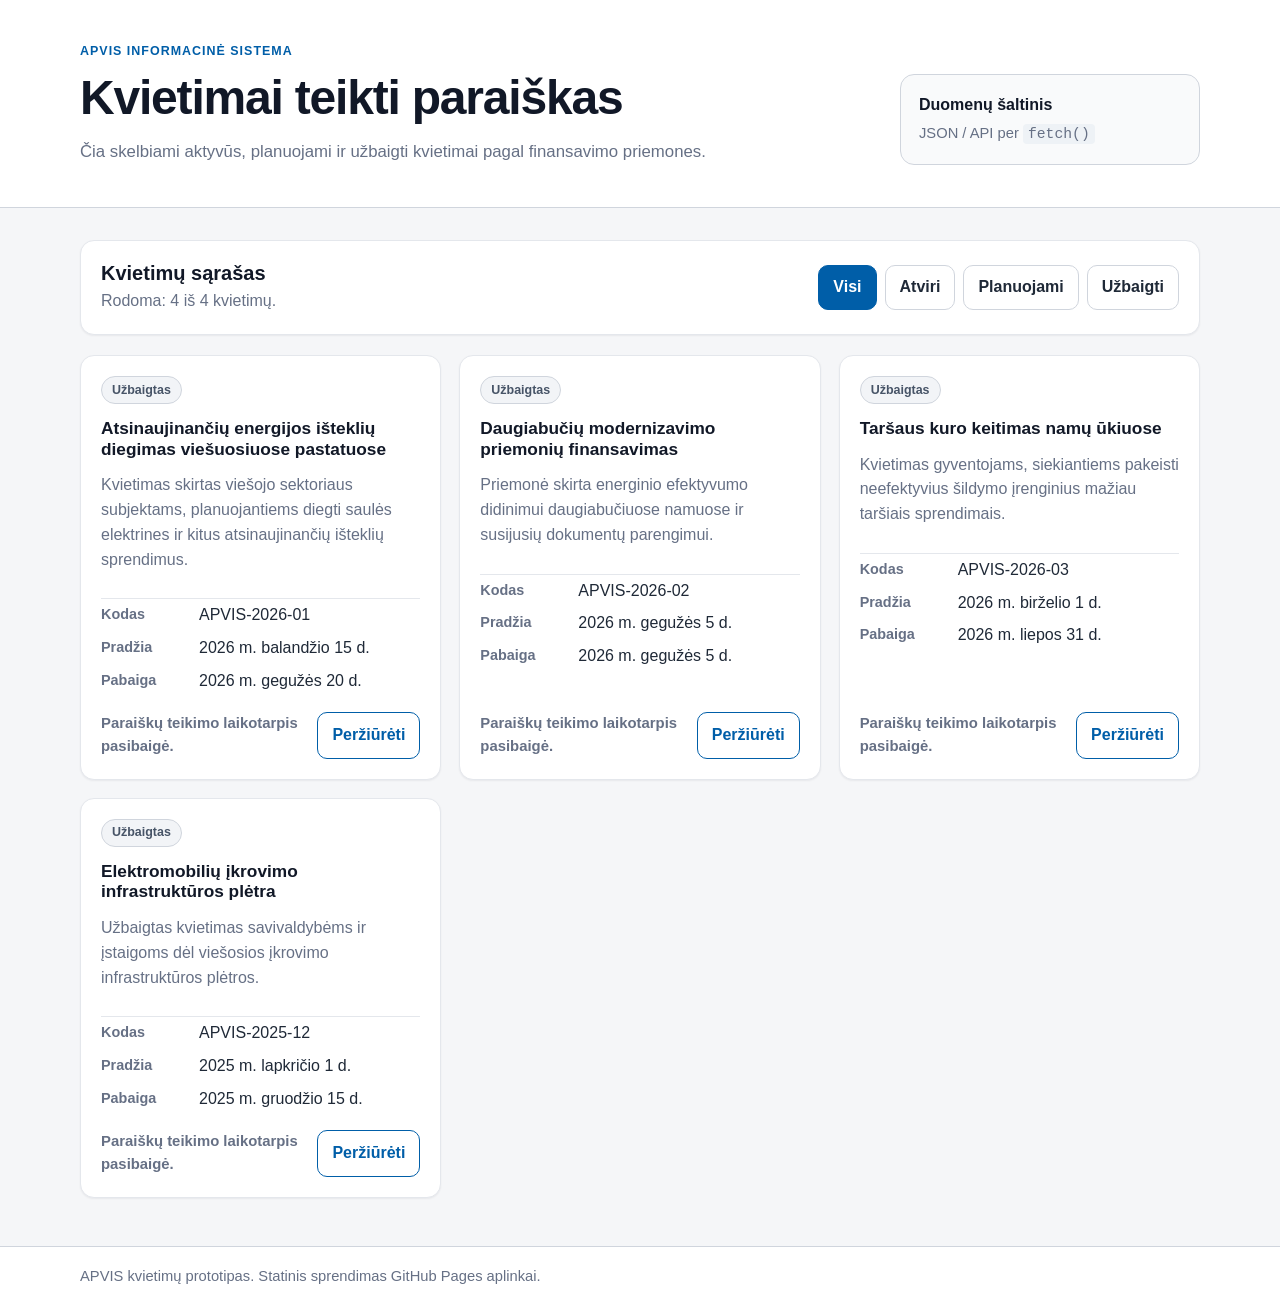
<file: index.html>
<!doctype html>
<html lang="lt">
<head>
  <meta charset="utf-8" />
  <meta name="viewport" content="width=device-width, initial-scale=1" />
  <title>APVIS kvietimai</title>
  <meta name="description" content="APVIS kvietimų sąrašas" />
  <link rel="stylesheet" href="css/style.css" />
</head>
<body>
  <header class="site-header">
    <div class="container header-grid">
      <div>
        <p class="eyebrow">APVIS informacinė sistema</p>
<h1>Kvietimai teikti paraiškas</h1>
<p class="lead">
  Čia skelbiami aktyvūs, planuojami ir užbaigti kvietimai pagal finansavimo priemones.
</p>
      </div>
      <div class="header-card" aria-label="Informacija">
        <strong>Duomenų šaltinis</strong>
        <span>JSON / API per <code>fetch()</code></span>
      </div>
    </div>
  </header>

  <main class="container main-content">
    <section class="toolbar" aria-label="Kvietimų filtrai">
      <div>
        <h2>Kvietimų sąrašas</h2>
        <p id="resultsSummary" class="muted">Kraunama...</p>
      </div>

      <div class="filters" role="group" aria-label="Filtruoti kvietimus pagal būseną">
        <button class="filter-button is-active" data-filter="all" type="button">Visi</button>
        <button class="filter-button" data-filter="open" type="button">Atviri</button>
        <button class="filter-button" data-filter="planned" type="button">Planuojami</button>
        <button class="filter-button" data-filter="closed" type="button">Užbaigti</button>
      </div>
    </section>

    <section id="invitationsList" class="cards-grid" aria-live="polite"></section>

    <section id="emptyState" class="empty-state" hidden>
      <h2>Pagal pasirinktą filtrą kvietimų nėra</h2>
      <p>Pabandykite pasirinkti kitą būseną arba patikrinkite duomenų šaltinį.</p>
    </section>

    <section id="errorState" class="error-state" hidden>
      <h2>Nepavyko įkelti kvietimų</h2>
      <p>Patikrinkite, ar egzistuoja <code>data/kvietimai.json</code>, ar GitHub Pages publikuoja visus failus.</p>
    </section>
  </main>

  <footer class="site-footer">
    <div class="container">
      <p>APVIS kvietimų prototipas. Statinis sprendimas GitHub Pages aplinkai.</p>
    </div>
  </footer>

  <script src="js/status.js"></script>
  <script src="js/app.js"></script>
</body>
</html>
</file>
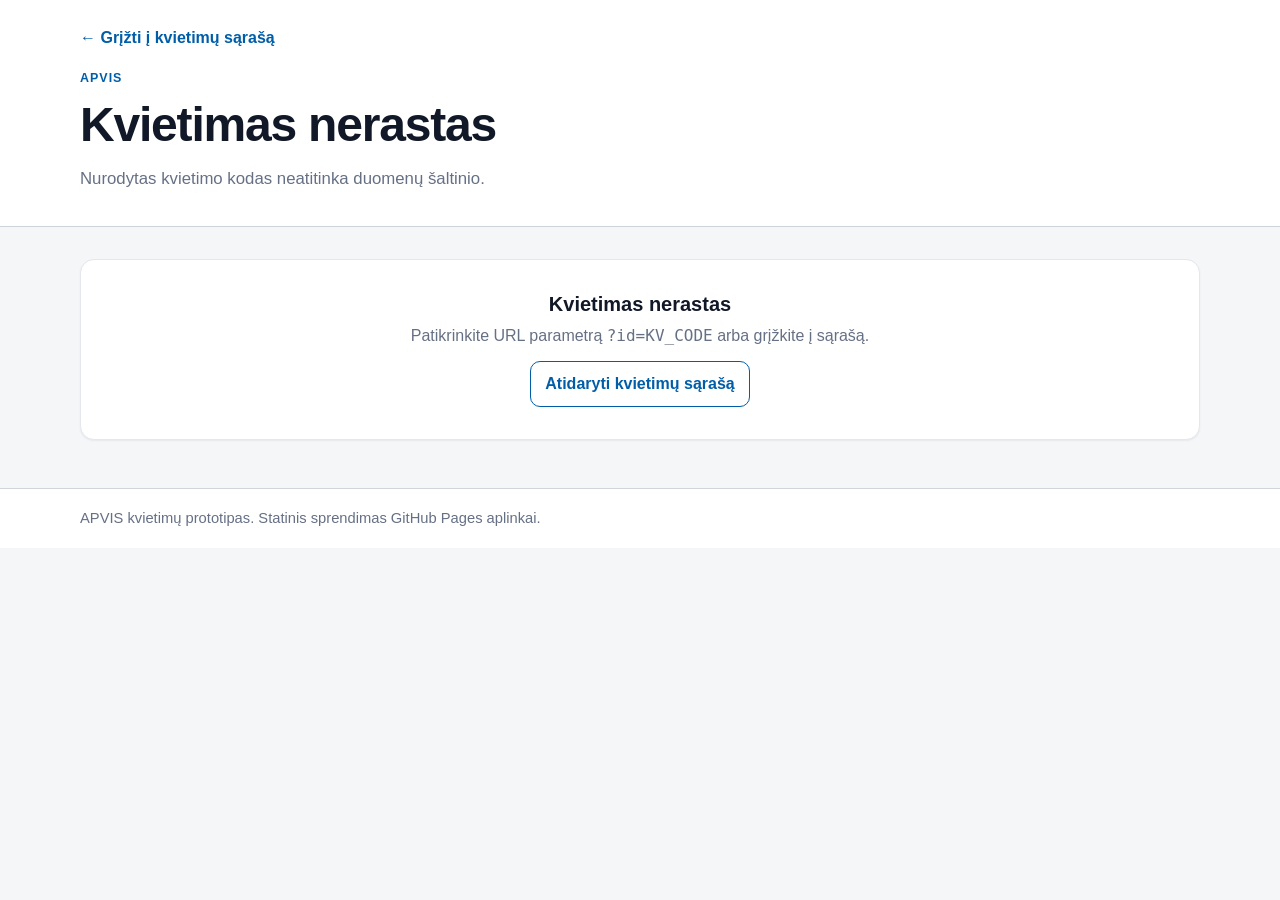
<file: kvietimas.html>
<!doctype html>
<html lang="lt">
<head>
  <meta charset="utf-8" />
  <meta name="viewport" content="width=device-width, initial-scale=1" />
  <title>APVIS kvietimas</title>
  <meta name="description" content="APVIS kvietimo informacija" />
  <link rel="stylesheet" href="css/style.css" />
</head>
<body>
  <header class="site-header compact">
    <div class="container">
      <a class="back-link" href="index.html">← Grįžti į kvietimų sąrašą</a>
      <p class="eyebrow">APVIS</p>
      <h1 id="invitationTitle">Kvietimas</h1>
      <p id="invitationDescription" class="lead">Kraunama...</p>
    </div>
  </header>

  <main class="container main-content detail-layout">
    <article class="detail-card">
      <div id="statusBanner" class="status-banner"></div>

      <section>
        <h2>Aprašymas</h2>
        <p id="descriptionText"></p>
      </section>

      <section>
        <h2>Dokumentai</h2>
        <div id="documentsBlock" class="documents-list"></div>
      </section>
    </article>

    <aside class="side-card" aria-label="Kvietimo metaduomenys">
      <h2>Informacija</h2>

      <dl class="metadata-list">
        <div>
          <dt>Kodas</dt>
          <dd id="metaCode">–</dd>
        </div>
        <div>
          <dt>Pradžia</dt>
          <dd id="metaStart">–</dd>
        </div>
        <div>
          <dt>Pabaiga</dt>
          <dd id="metaEnd">–</dd>
        </div>
        <div>
          <dt>Būsena</dt>
          <dd id="metaStatus">–</dd>
        </div>
      </dl>

      <a id="ctaButton" class="primary-cta" href="#" aria-disabled="true">Kraunama...</a>
    </aside>

    <section id="notFoundState" class="empty-state full-width" hidden>
      <h2>Kvietimas nerastas</h2>
      <p>Patikrinkite URL parametrą <code>?id=KV_CODE</code> arba grįžkite į sąrašą.</p>
      <a class="secondary-cta" href="index.html">Atidaryti kvietimų sąrašą</a>
    </section>

    <section id="errorState" class="error-state full-width" hidden>
      <h2>Nepavyko įkelti kvietimo</h2>
      <p>Patikrinkite JSON failą arba API pasiekiamumą.</p>
    </section>
  </main>

  <footer class="site-footer">
    <div class="container">
      <p>APVIS kvietimų prototipas. Statinis sprendimas GitHub Pages aplinkai.</p>
    </div>
  </footer>

  <script src="js/status.js"></script>
  <script src="js/kvietimas.js"></script>
</body>
</html>
</file>
<file: css/style.css>
:root {
  /*
    Valstybinė / viešojo sektoriaus paletė:
    - pagrindinė mėlyna: institucinis akcentas
    - neutralios pilkos: fonams, kraštinėms, tekstui
    - statusų spalvos: santūrios, bet aiškios
  */

  --color-bg: #f5f6f8;
  --color-surface: #ffffff;
  --color-surface-muted: #f9fafb;

  --color-text: #1f2937;
  --color-heading: #111827;
  --color-muted: #667085;
  --color-border: #d0d5dd;
  --color-border-light: #e4e7ec;

  --color-primary: #005ea8;
  --color-primary-dark: #004b86;
  --color-primary-soft: #eaf3fb;

  --color-open: #05603a;
  --color-open-bg: #ecfdf3;
  --color-open-border: #abefc6;

  --color-planned: #93370d;
  --color-planned-bg: #fff7ed;
  --color-planned-border: #fedf89;

  --color-closed: #475467;
  --color-closed-bg: #f2f4f7;
  --color-closed-border: #d0d5dd;

  --color-danger: #b42318;
  --color-danger-bg: #fef3f2;
  --color-danger-border: #fecdca;

  --radius-sm: 6px;
  --radius-md: 10px;
  --radius-lg: 14px;

  --shadow-card: 0 1px 2px rgba(16, 24, 40, 0.06);
  --shadow-focus: 0 0 0 3px rgba(0, 94, 168, 0.22);

  --container-width: 1120px;
}

/* ---------------------------------------------------------
   Baziniai nustatymai
--------------------------------------------------------- */

* {
  box-sizing: border-box;
}

html {
  scroll-behavior: smooth;
}

body {
  margin: 0;
  font-family:
    Arial,
    "Helvetica Neue",
    Helvetica,
    sans-serif;
  font-size: 16px;
  line-height: 1.55;
  color: var(--color-text);
  background: var(--color-bg);
}

a {
  color: var(--color-primary);
}

a:hover {
  color: var(--color-primary-dark);
}

button,
input,
select,
textarea {
  font: inherit;
}

:focus-visible {
  outline: none;
  box-shadow: var(--shadow-focus);
}

.container {
  width: min(var(--container-width), calc(100% - 32px));
  margin-inline: auto;
}

/* ---------------------------------------------------------
   Antraštės / tekstai
--------------------------------------------------------- */

h1,
h2,
h3,
p {
  margin-top: 0;
}

h1,
h2,
h3 {
  color: var(--color-heading);
  line-height: 1.2;
}

h1 {
  margin-bottom: 12px;
  font-size: clamp(2rem, 4vw, 3rem);
  font-weight: 700;
  letter-spacing: -0.025em;
}

h2 {
  margin-bottom: 8px;
  font-size: 1.25rem;
  font-weight: 700;
}

h3 {
  margin-bottom: 8px;
  font-size: 1.08rem;
  font-weight: 700;
}

p {
  margin-bottom: 12px;
}

.lead {
  max-width: 760px;
  margin-bottom: 0;
  color: var(--color-muted);
  font-size: 1.05rem;
}

.muted {
  color: var(--color-muted);
}

.eyebrow {
  margin: 0 0 8px;
  color: var(--color-primary);
  font-size: 0.78rem;
  font-weight: 700;
  letter-spacing: 0.08em;
  text-transform: uppercase;
}

/* ---------------------------------------------------------
   Puslapio viršus
--------------------------------------------------------- */

.site-header {
  background: var(--color-surface);
  border-bottom: 1px solid var(--color-border);
  padding: 42px 0;
}

.site-header.compact {
  padding: 26px 0 34px;
}

.header-grid {
  display: grid;
  grid-template-columns: minmax(0, 1fr) 300px;
  gap: 24px;
  align-items: end;
}

.header-card {
  display: grid;
  gap: 4px;
  padding: 18px;
  background: var(--color-surface-muted);
  border: 1px solid var(--color-border);
  border-radius: var(--radius-lg);
}

.header-card strong {
  color: var(--color-heading);
}

.header-card span {
  color: var(--color-muted);
  font-size: 0.92rem;
}

.header-card code {
  padding: 2px 5px;
  background: #eef2f6;
  border-radius: 4px;
}

/* ---------------------------------------------------------
   Turinys
--------------------------------------------------------- */

.main-content {
  padding: 32px 0 48px;
}

.toolbar,
.invitation-card,
.detail-card,
.side-card,
.empty-state,
.error-state {
  background: var(--color-surface);
  border: 1px solid var(--color-border-light);
  border-radius: var(--radius-lg);
  box-shadow: var(--shadow-card);
}

.toolbar {
  display: flex;
  justify-content: space-between;
  gap: 20px;
  align-items: center;
  padding: 20px;
  margin-bottom: 20px;
}

.toolbar h2 {
  margin-bottom: 4px;
}

.toolbar p {
  margin-bottom: 0;
}

/* ---------------------------------------------------------
   Filtrai
--------------------------------------------------------- */

.filters {
  display: flex;
  flex-wrap: wrap;
  gap: 8px;
}

.filter-button {
  min-height: 40px;
  border: 1px solid var(--color-border);
  background: var(--color-surface);
  color: var(--color-text);
  border-radius: var(--radius-md);
  padding: 9px 14px;
  cursor: pointer;
  font-weight: 700;
  transition:
    background-color 120ms ease,
    border-color 120ms ease,
    color 120ms ease;
}

.filter-button:hover {
  border-color: var(--color-primary);
  background: var(--color-primary-soft);
  color: var(--color-primary-dark);
}

.filter-button.is-active {
  border-color: var(--color-primary);
  background: var(--color-primary);
  color: #ffffff;
}

/* ---------------------------------------------------------
   Kvietimų kortelės
--------------------------------------------------------- */

.cards-grid {
  display: grid;
  grid-template-columns: repeat(3, minmax(0, 1fr));
  gap: 18px;
}

.invitation-card {
  display: flex;
  flex-direction: column;
  gap: 14px;
  min-height: 100%;
  padding: 20px;
}

.invitation-card h3 {
  margin-bottom: 0;
}

.invitation-card p {
  color: var(--color-muted);
}

.card-topline,
.card-footer {
  display: flex;
  justify-content: space-between;
  gap: 12px;
  align-items: center;
}

.card-footer {
  margin-top: auto;
  padding-top: 4px;
}

.card-meta,
.metadata-list {
  display: grid;
  gap: 8px;
  margin: 0;
}

.card-meta {
  padding-top: 4px;
  border-top: 1px solid var(--color-border-light);
}

.card-meta div,
.metadata-list div {
  display: grid;
  grid-template-columns: 88px minmax(0, 1fr);
  gap: 10px;
}

dt {
  color: var(--color-muted);
  font-size: 0.9rem;
  font-weight: 700;
}

dd {
  margin: 0;
  color: var(--color-text);
}

.days-indicator {
  color: var(--color-muted);
  font-size: 0.93rem;
  font-weight: 700;
}

/* ---------------------------------------------------------
   Statusai
--------------------------------------------------------- */

.status-pill,
.last-day-badge {
  display: inline-flex;
  align-items: center;
  width: fit-content;
  min-height: 28px;
  border: 1px solid transparent;
  border-radius: 999px;
  padding: 5px 10px;
  font-size: 0.78rem;
  font-weight: 800;
  line-height: 1;
  white-space: nowrap;
}

.status-open {
  background: var(--color-open-bg);
  border-color: var(--color-open-border);
  color: var(--color-open);
}

.status-planned {
  background: var(--color-planned-bg);
  border-color: var(--color-planned-border);
  color: var(--color-planned);
}

.status-closed {
  background: var(--color-closed-bg);
  border-color: var(--color-closed-border);
  color: var(--color-closed);
}

.status-unknown {
  background: var(--color-danger-bg);
  border-color: var(--color-danger-border);
  color: var(--color-danger);
}

.last-day-badge {
  background: var(--color-danger-bg);
  border-color: var(--color-danger-border);
  color: var(--color-danger);
  letter-spacing: 0.02em;
}

/* ---------------------------------------------------------
   CTA mygtukai / nuorodos
--------------------------------------------------------- */

.primary-cta,
.secondary-cta {
  display: inline-flex;
  justify-content: center;
  align-items: center;
  min-height: 42px;
  border-radius: var(--radius-md);
  padding: 10px 14px;
  text-decoration: none;
  font-weight: 800;
  transition:
    background-color 120ms ease,
    border-color 120ms ease,
    color 120ms ease;
}

.primary-cta {
  width: 100%;
  margin-top: 20px;
  background: var(--color-primary);
  border: 1px solid var(--color-primary);
  color: #ffffff;
}

.primary-cta:hover {
  background: var(--color-primary-dark);
  border-color: var(--color-primary-dark);
  color: #ffffff;
}

.primary-cta.is-disabled {
  background: #e4e7ec;
  border-color: #d0d5dd;
  color: #667085;
  pointer-events: none;
}

.secondary-cta {
  background: var(--color-surface);
  border: 1px solid var(--color-primary);
  color: var(--color-primary);
}

.secondary-cta:hover {
  background: var(--color-primary-soft);
  color: var(--color-primary-dark);
}

/* ---------------------------------------------------------
   Detalaus kvietimo puslapis
--------------------------------------------------------- */

.detail-layout {
  display: grid;
  grid-template-columns: minmax(0, 1fr) 320px;
  gap: 22px;
  align-items: start;
}

.detail-card,
.side-card {
  padding: 24px;
}

.detail-card section + section {
  margin-top: 28px;
}

.status-banner {
  margin-bottom: 24px;
  padding: 18px;
  border: 1px solid var(--color-border);
  border-radius: var(--radius-lg);
  background: var(--color-surface-muted);
}

.status-banner > div {
  display: flex;
  flex-wrap: wrap;
  gap: 10px;
  margin-bottom: 10px;
}

.status-banner p {
  margin-bottom: 0;
  color: var(--color-text);
}

.side-card h2 {
  margin-bottom: 16px;
}

.metadata-list {
  margin-bottom: 0;
}

.metadata-list div {
  padding-bottom: 10px;
  border-bottom: 1px solid var(--color-border-light);
}

.metadata-list div:last-child {
  padding-bottom: 0;
  border-bottom: 0;
}

/* ---------------------------------------------------------
   Dokumentų blokas
--------------------------------------------------------- */

.documents-list {
  display: grid;
  gap: 10px;
}

.document-link {
  display: flex;
  justify-content: space-between;
  gap: 14px;
  align-items: center;
  padding: 14px;
  background: var(--color-surface);
  border: 1px solid var(--color-border);
  border-radius: var(--radius-md);
  color: var(--color-text);
  text-decoration: none;
}

.document-link:hover {
  border-color: var(--color-primary);
  background: var(--color-primary-soft);
  color: var(--color-heading);
}

.document-link span {
  font-weight: 700;
}

.document-link small {
  color: var(--color-muted);
  font-weight: 700;
  white-space: nowrap;
}

/* ---------------------------------------------------------
   Sisteminės būsenos
--------------------------------------------------------- */

.empty-state,
.error-state {
  padding: 32px 24px;
  text-align: center;
}

.empty-state h2,
.error-state h2 {
  margin-bottom: 8px;
}

.empty-state p,
.error-state p {
  max-width: 620px;
  margin-inline: auto;
  color: var(--color-muted);
}

.error-state {
  border-color: var(--color-danger-border);
  background: var(--color-danger-bg);
}

.error-state h2 {
  color: var(--color-danger);
}

.full-width {
  grid-column: 1 / -1;
}

/* ---------------------------------------------------------
   Grįžimo nuoroda
--------------------------------------------------------- */

.back-link {
  display: inline-flex;
  width: fit-content;
  margin-bottom: 18px;
  color: var(--color-primary);
  font-weight: 800;
  text-decoration: none;
}

.back-link:hover {
  color: var(--color-primary-dark);
  text-decoration: underline;
}

/* ---------------------------------------------------------
   Puslapio apačia
--------------------------------------------------------- */

.site-footer {
  border-top: 1px solid var(--color-border);
  background: var(--color-surface);
  padding: 18px 0;
  color: var(--color-muted);
  font-size: 0.92rem;
}

.site-footer p {
  margin-bottom: 0;
}

/* ---------------------------------------------------------
   Prisitaikymas prie ekranų
--------------------------------------------------------- */

@media (max-width: 980px) {
  .cards-grid {
    grid-template-columns: repeat(2, minmax(0, 1fr));
  }

  .header-grid,
  .detail-layout {
    grid-template-columns: 1fr;
  }

  .header-card {
    max-width: 420px;
  }
}

@media (max-width: 720px) {
  .site-header {
    padding: 32px 0;
  }

  .toolbar {
    align-items: flex-start;
    flex-direction: column;
  }

  .cards-grid {
    grid-template-columns: 1fr;
  }

  .filters {
    width: 100%;
  }

  .filter-button {
    flex: 1 1 auto;
  }
}

@media (max-width: 520px) {
  .container {
    width: min(100% - 20px, var(--container-width));
  }

  .card-topline,
  .card-footer {
    align-items: flex-start;
    flex-direction: column;
  }

  .card-meta div,
  .metadata-list div {
    grid-template-columns: 1fr;
    gap: 2px;
  }

  .document-link {
    align-items: flex-start;
    flex-direction: column;
  }

  .primary-cta,
  .secondary-cta {
    width: 100%;
  }
}

/* ---------------------------------------------------------
   Spausdinimui
--------------------------------------------------------- */

@media print {
  body {
    background: #ffffff;
    color: #000000;
  }

  .site-header,
  .site-footer,
  .toolbar,
  .filters,
  .primary-cta,
  .secondary-cta,
  .back-link {
    display: none !important;
  }

  .container {
    width: 100%;
  }

  .main-content {
    padding: 0;
  }

  .invitation-card,
  .detail-card,
  .side-card {
    border: 1px solid #000000;
    box-shadow: none;
    break-inside: avoid;
  }
}
</file>
